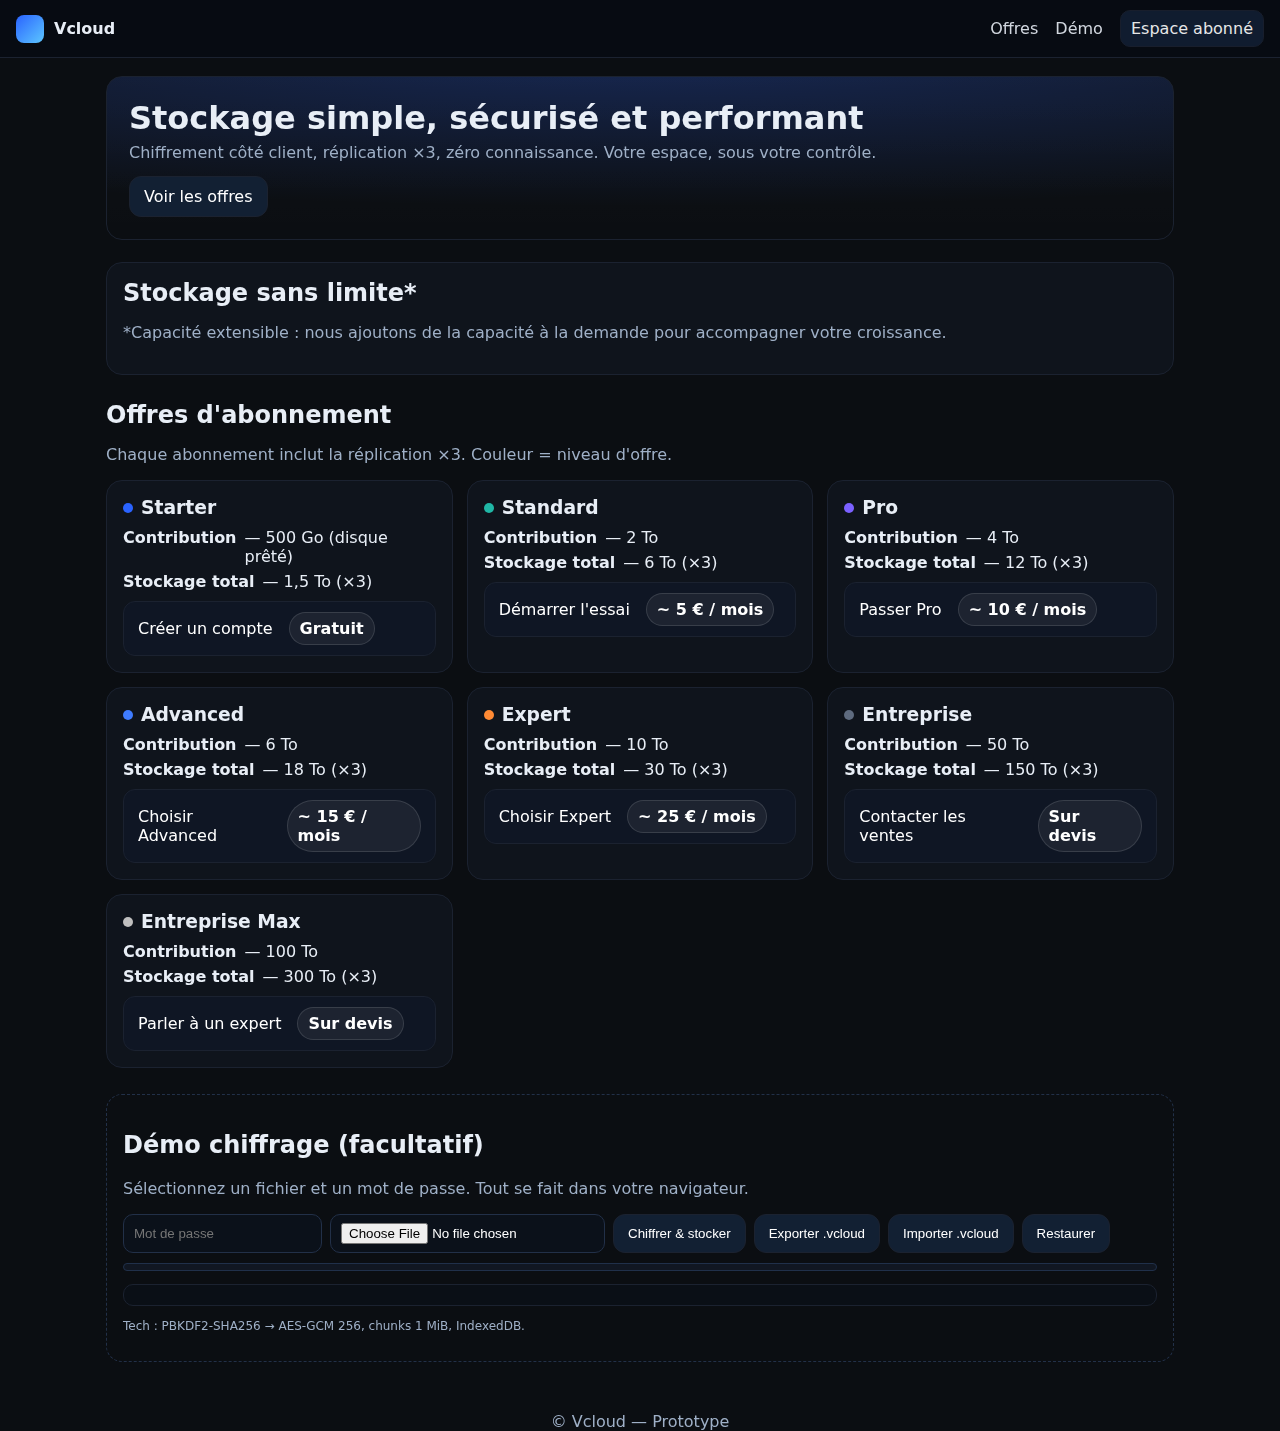
<file: vcloud_ghpages_ready/index.html>
<!doctype html>
<html lang="fr">
<head>
<meta charset="utf-8">
<meta name="viewport" content="width=device-width,initial-scale=1">
<title>Vcloud — Cloud simple & performant</title>
<link rel="stylesheet" href="style.css">
</head>
<body>
<header class="topbar">
  <div class="brand">
    <span class="logo"></span>
    <span class="brand-name">Vcloud</span>
  </div>
  <nav class="nav">
    <a href="#offres">Offres</a>
    <a href="#demo">Démo</a>
    <a class="btn small" href="dashboard.html">Espace abonné</a>
  </nav>
</header>

<main class="wrap">
  <section class="hero">
    <h1>Stockage simple, sécurisé et performant</h1>
    <p>Chiffrement côté client, réplication ×3, zéro connaissance. Votre espace, sous votre contrôle.</p>
    <a href="#offres" class="btn">Voir les offres</a>
  </section>

  <section class="tagline">
    <h2>Stockage sans limite*</h2>
    <p class="muted">*Capacité extensible : nous ajoutons de la capacité à la demande pour accompagner votre croissance.</p>
  </section>

  <section id="offres" class="offers">
    <h2>Offres d'abonnement</h2>
    <p class="muted">Chaque abonnement inclut la réplication ×3. Couleur = niveau d'offre.</p>
    <div class="grid">
      <article class="plan plan-starter"><header><span class="dot"></span><h3>Starter</h3></header><ul class="specs"><li><b>Contribution</b> — 500 Go (disque prêté)</li><li><b>Stockage total</b> — 1,5 To (×3)</li></ul><a class="btn ghost" href="#">Créer un compte <span class="pill">Gratuit</span></a></article>
      <article class="plan plan-standard"><header><span class="dot"></span><h3>Standard</h3></header><ul class="specs"><li><b>Contribution</b> — 2 To</li><li><b>Stockage total</b> — 6 To (×3)</li></ul><a class="btn ghost" href="#">Démarrer l'essai <span class="pill">~ 5 € / mois</span></a></article>
      <article class="plan plan-pro"><header><span class="dot"></span><h3>Pro</h3></header><ul class="specs"><li><b>Contribution</b> — 4 To</li><li><b>Stockage total</b> — 12 To (×3)</li></ul><a class="btn ghost" href="#">Passer Pro <span class="pill">~ 10 € / mois</span></a></article>
      <article class="plan plan-advanced"><header><span class="dot"></span><h3>Advanced</h3></header><ul class="specs"><li><b>Contribution</b> — 6 To</li><li><b>Stockage total</b> — 18 To (×3)</li></ul><a class="btn ghost" href="#">Choisir Advanced <span class="pill">~ 15 € / mois</span></a></article>
      <article class="plan plan-expert"><header><span class="dot"></span><h3>Expert</h3></header><ul class="specs"><li><b>Contribution</b> — 10 To</li><li><b>Stockage total</b> — 30 To (×3)</li></ul><a class="btn ghost" href="#">Choisir Expert <span class="pill">~ 25 € / mois</span></a></article>
      <article class="plan plan-ent"><header><span class="dot"></span><h3>Entreprise</h3></header><ul class="specs"><li><b>Contribution</b> — 50 To</li><li><b>Stockage total</b> — 150 To (×3)</li></ul><a class="btn ghost" href="#">Contacter les ventes <span class="pill">Sur devis</span></a></article>
      <article class="plan plan-entmax"><header><span class="dot"></span><h3>Entreprise Max</h3></header><ul class="specs"><li><b>Contribution</b> — 100 To</li><li><b>Stockage total</b> — 300 To (×3)</li></ul><a class="btn ghost" href="#">Parler à un expert <span class="pill">Sur devis</span></a></article>
    </div>
  </section>

  <section id="demo" class="demo">
    <h2>Démo chiffrage (facultatif)</h2>
    <p class="muted">Sélectionnez un fichier et un mot de passe. Tout se fait dans votre navigateur.</p>
    <div class="controls">
      <input id="pass" type="password" placeholder="Mot de passe">
      <input id="file" type="file">
      <button class="btn" id="encryptBtn">Chiffrer & stocker</button>
      <button class="btn" id="exportBtn">Exporter .vcloud</button>
      <button class="btn" id="importBtn">Importer .vcloud</button>
      <button class="btn" id="restoreBtn">Restaurer</button>
    </div>
    <div class="progress"><div id="bar"></div></div>
    <pre id="log"></pre>
    <p class="tiny muted">Tech : PBKDF2‑SHA256 → AES‑GCM 256, chunks 1 MiB, IndexedDB.</p>
  </section>
</main>

<footer class="foot">© Vcloud — Prototype</footer>

<script src="crypto_demo.js"></script>
<script>
document.querySelectorAll('a[href^="#"]').forEach(a=>a.addEventListener('click',e=>{
  e.preventDefault(); const t=document.querySelector(a.getAttribute('href')); if(t) t.scrollIntoView({behavior:'smooth'});
}));
</script>
</body>
</html>
</file>
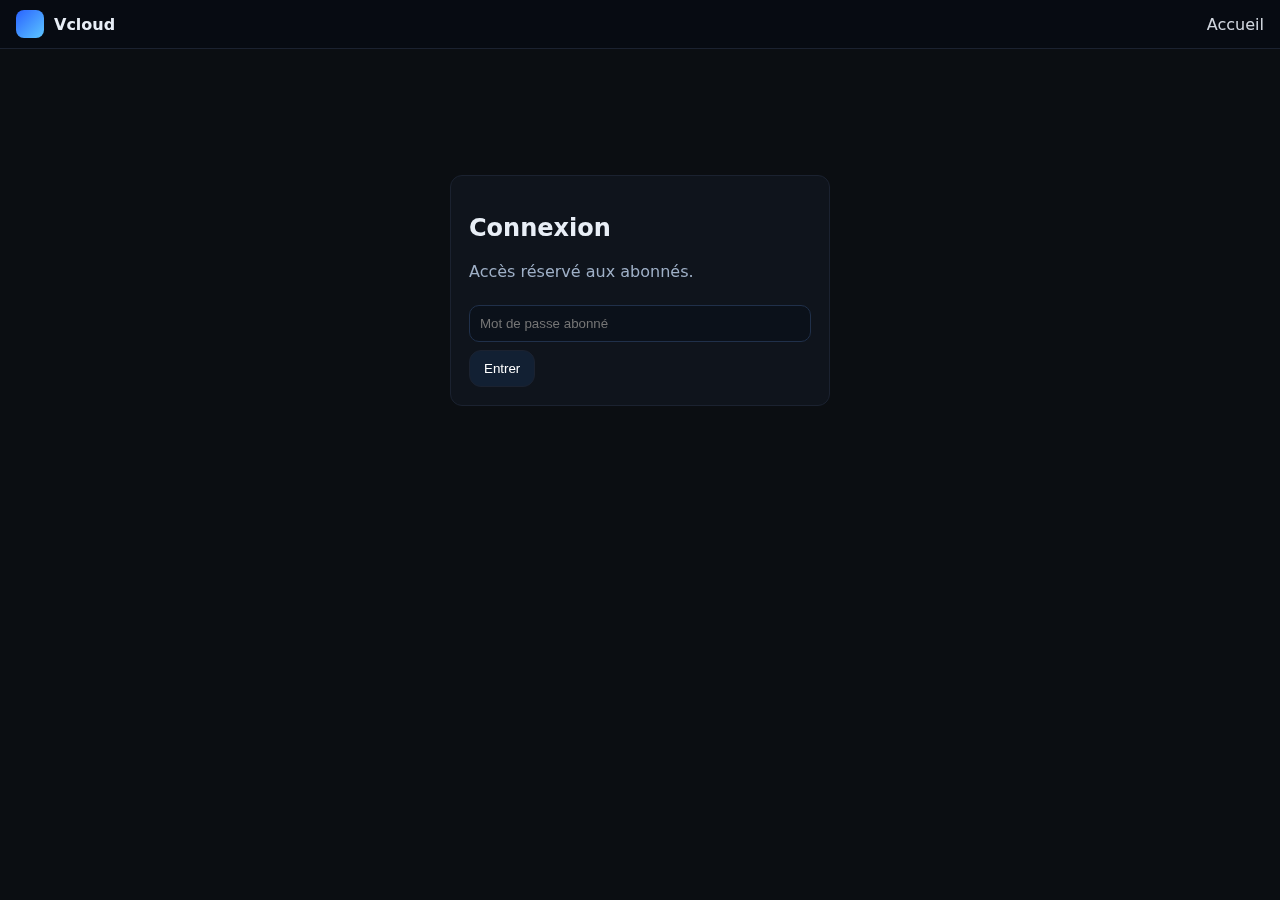
<file: dashboard.html>
<!doctype html>
<html lang="fr">
<head>
<meta charset="utf-8">
<meta name="viewport" content="width=device-width,initial-scale=1">
<title>Vcloud — Espace abonné</title>
<link rel="stylesheet" href="style.css">
<style>
.layout{display:grid;grid-template-columns:220px 1fr;height:100vh}
.sidebar{background:#0f141c;border-right:1px solid #1b2230;padding:14px}
.sidebar h2{font-size:16px;margin:6px 0 14px}
.sidebar .navbtn{display:block;margin:6px 0;color:#c6d4ea;text-decoration:none}
.main{padding:16px;overflow:auto}
.toolbar{display:flex;gap:10px;align-items:center;margin-bottom:12px}
.tilegrid{display:grid;grid-template-columns:repeat(auto-fill,minmax(160px,1fr));gap:12px}
.tile{background:#0f141c;border:1px solid #1b2230;border-radius:12px;padding:10px;text-align:center}
.tile img,.tile video{max-width:100%;border-radius:8px}
.badge{border:1px solid #2b3950;color:#9fb0c7;border-radius:999px;padding:3px 8px;font-size:12px}
.loginbox{max-width:380px;margin:14vh auto;border:1px solid #1b2230;background:#0f141c;padding:18px;border-radius:12px}
.loginbox input{width:100%;padding:10px;border-radius:10px;border:1px solid #20304a;background:#0b111a;color:#fff;margin:8px 0}
</style>
</head>
<body>
<header class="topbar">
  <div class="brand"><span class="logo"></span><span class="brand-name">Vcloud</span></div>
  <nav class="nav"><a href="index.html">Accueil</a></nav>
</header>

<div id="gate" class="loginbox">
  <h2>Connexion</h2>
  <p class="muted">Accès réservé aux abonnés.</p>
  <input type="password" id="pwd" placeholder="Mot de passe abonné">
  <button class="btn" onclick="login()">Entrer</button>
</div>

<div id="app" class="layout" style="display:none">
  <aside class="sidebar">
    <h2>Mon espace</h2>
    <a class="navbtn" href="#" onclick="setView('grid')">Fichiers</a>
    <a class="navbtn" href="#" onclick="setView('about')">Infos</a>
    <div style="margin-top:12px"><span class="badge" id="count">0 fichier</span></div>
  </aside>
  <main class="main">
    <div class="toolbar">
      <input type="file" id="fileInput" multiple>
      <button class="btn" onclick="downloadSelected()">Télécharger</button>
      <button class="btn" onclick="deleteSelected()">Supprimer</button>
    </div>
    <section id="view-grid">
      <div id="grid" class="tilegrid"></div>
    </section>
    <section id="view-about" style="display:none">
      <h3>Astuces</h3>
      <ul>
        <li>L’upload conserve les fichiers en local (IndexedDB du navigateur).</li>
        <li>La prévisualisation d’images/vidéos utilise les lecteurs HTML5.</li>
      </ul>
    </section>
  </main>
</div>

<script src="drive.js"></script>
</body>
</html>
</file>
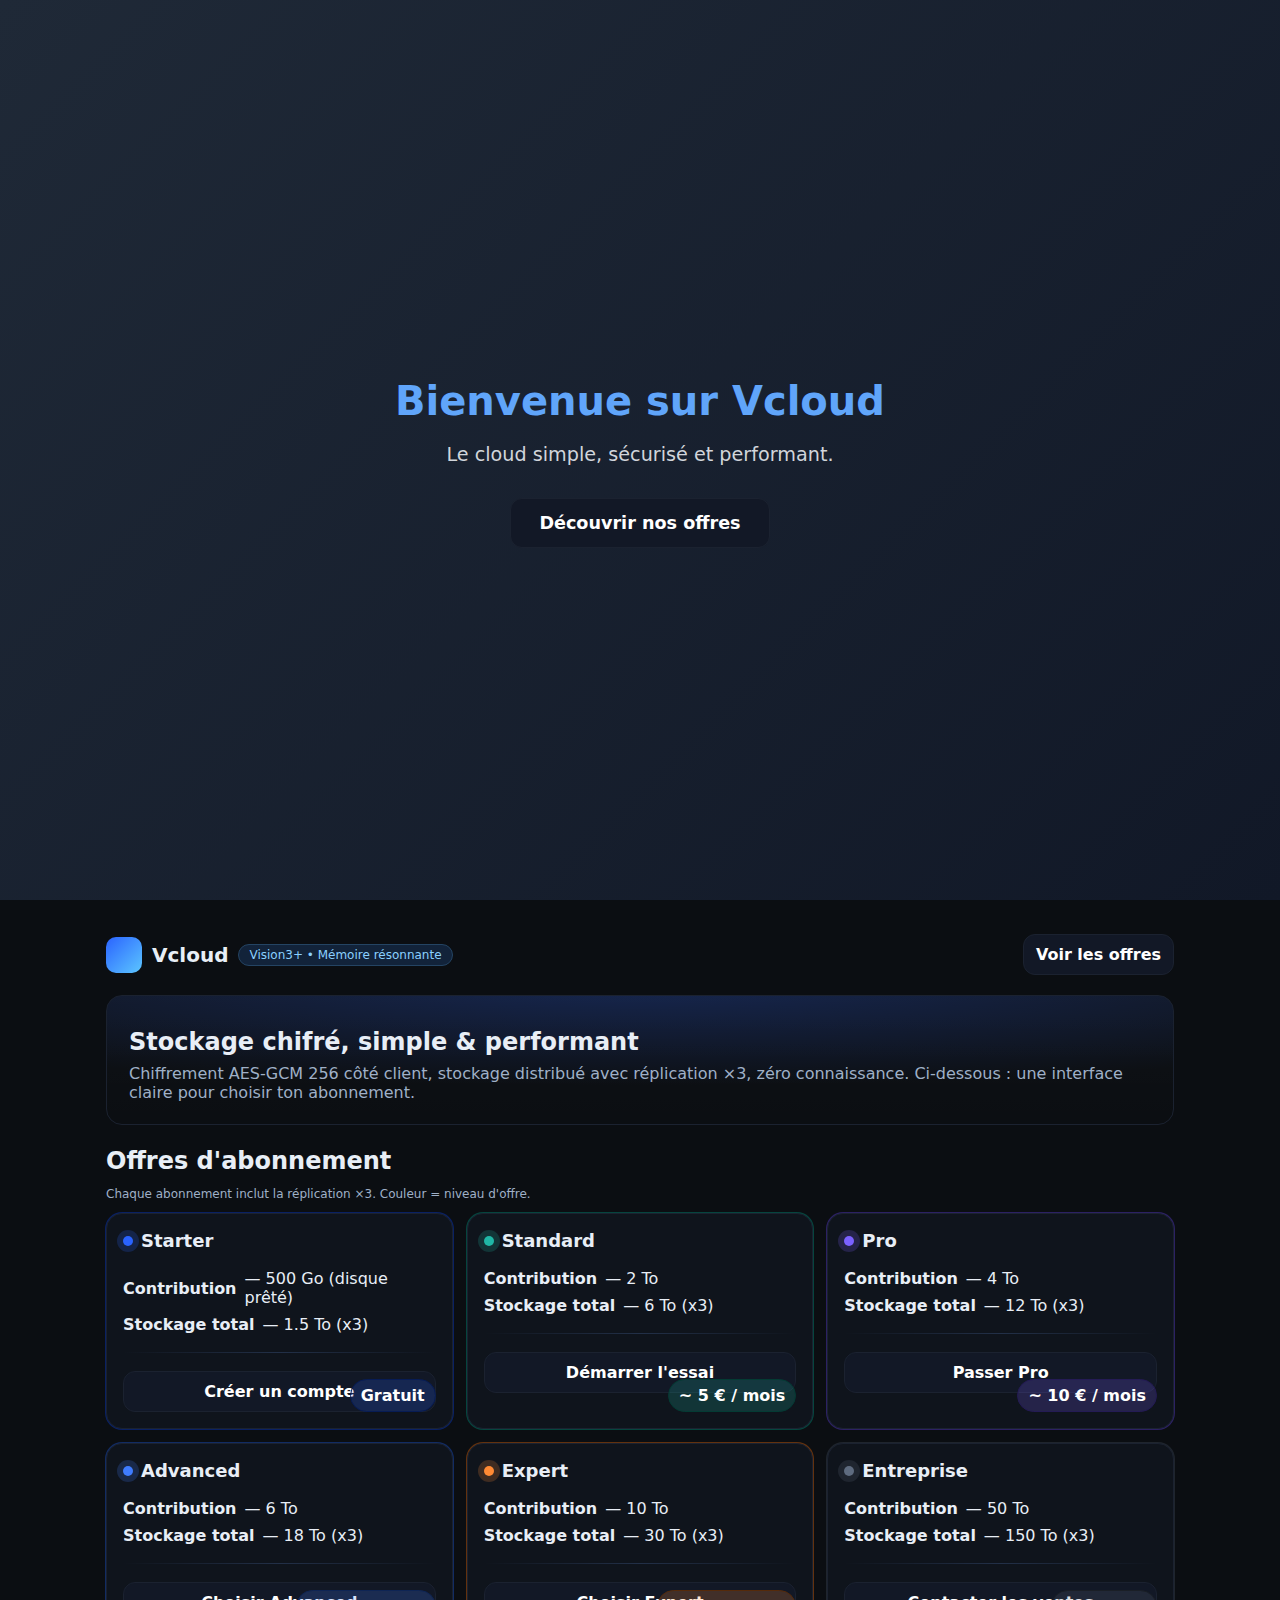
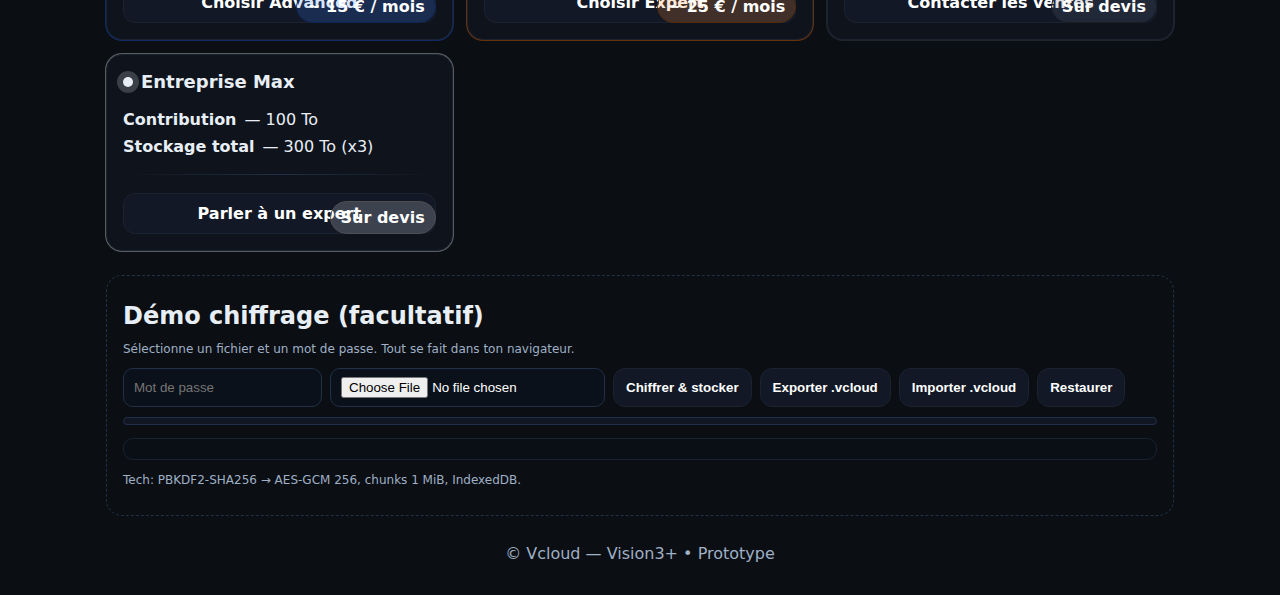
<file: vcloud_ghpages_ready/index_vcloud_home.html>
<!doctype html>
<html lang="fr">
<head>
<meta charset="utf-8">
<meta name="viewport" content="width=device-width,initial-scale=1">
<title>Vcloud — Offres & Démo</title>
<meta name="description" content="Vcloud — stockage chiffré côté client. Offres d'abonnement et démonstration.">
<style>
:root{
  --bg:#0b0e12;--fg:#e8eef6;--muted:#9fb0c7;--card:#0f141c;--line:#1b2230;--ring:#2940ff;
  --starter:#2a63ff;--standard:#20b7a6;--pro:#7b61ff;--advanced:#3f7cff;--expert:#ff8a34;--ent:#5e6b7f;--entmax:#0a0a0a;
}
*{box-sizing:border-box}
html,body{height:100%}
body{margin:0;font-family:system-ui,Segoe UI,Roboto,Arial;background:var(--bg);color:var(--fg);}
a{color:inherit}
.wrap{max-width:1100px;margin:0 auto;padding:24px 16px}
.header{display:flex;align-items:center;justify-content:space-between;padding:10px 0}
.brand{display:flex;gap:10px;align-items:center}
.brand .logo{width:36px;height:36px;border-radius:10px;background:linear-gradient(135deg,#2a63ff,#5cc6ff)}
.brand h1{font-size:20px;margin:0}
.badge{border:1px solid #244463;background:#12233a;color:#8ad0ff;padding:3px 10px;border-radius:999px;font-size:12px}
.hero{background:radial-gradient(90% 80% at 50% -10%,rgba(42,99,255,.25),transparent),linear-gradient(180deg,rgba(255,255,255,.02),transparent);border:1px solid var(--line);border-radius:16px;padding:22px;margin:10px 0 22px}
h2{margin:10px 0 6px}
p.lead{color:var(--muted);margin:8px 0 0}
.grid{display:grid;grid-template-columns:repeat(1,minmax(0,1fr));gap:14px}
@media(min-width:720px){.grid{grid-template-columns:repeat(3,minmax(0,1fr));}}
.card{border:1px solid var(--line);border-radius:16px;background:var(--card);padding:16px;display:flex;flex-direction:column;gap:10px;position:relative;overflow:hidden}
.card .top{display:flex;align-items:center;justify-content:space-between}
.price{font-weight:800;font-size:26px}
.small{color:var(--muted);font-size:12px}
.kv{display:flex;flex-direction:column;gap:8px;margin-top:8px}
.kv div{display:flex;align-items:center;gap:8px}
.kv b{font-weight:700}
.btn{display:inline-flex;align-items:center;justify-content:center;gap:8px;border-radius:12px;border:1px solid var(--line);background:#121826;color:#fff;padding:10px 12px;font-weight:700;text-decoration:none;cursor:pointer}
.btn:hover{transform:translateY(-1px)}
.ribbon{position:absolute;inset:auto 16px 16px auto;border-radius:999px;padding:6px 10px;font-weight:700;border:1px solid rgba(255,255,255,.12)}
.note{color:var(--muted);font-size:12px;margin-top:6px}
/* Plan accents */
.plan-starter{--accent:var(--starter)}
.plan-standard{--accent:var(--standard)}
.plan-pro{--accent:var(--pro)}
.plan-advanced{--accent:var(--advanced)}
.plan-expert{--accent:var(--expert)}
.plan-ent{--accent:var(--ent)}
.plan-entmax{--accent:var(--fg)}
.card.accent{box-shadow:0 0 0 1px color-mix(in oklab,var(--accent) 50%,#000);}
.card.accent .ribbon{background:color-mix(in oklab,var(--accent) 20%,transparent);color:#fff;border-color:color-mix(in oklab,var(--accent) 45%,#000)}
.card .title{font-size:18px;font-weight:800;display:flex;align-items:center;gap:8px}
.dot{width:10px;height:10px;border-radius:50%;background:var(--accent);box-shadow:0 0 0 6px color-mix(in oklab,var(--accent) 20%, transparent)}
.hr{height:1px;background:linear-gradient(90deg,transparent,#223048,transparent);margin:8px 0}
/* Demo section */
.demo{border:1px dashed #223048;border-radius:16px;padding:16px}
.controls{display:flex;flex-wrap:wrap;gap:8px;margin:10px 0}
input[type="password"],input[type="file"]{background:#0b111a;border:1px solid #223048;color:#fff;border-radius:10px;padding:8px 10px}
.progress{height:8px;background:#111722;border:1px solid #20304a;border-radius:10px;overflow:hidden;margin-top:8px}
.progress>div{height:100%;background:var(--ring);width:0%}
pre{background:#0a0f16;border:1px solid #1b2230;border-radius:10px;padding:10px;white-space:pre-wrap;overflow:auto}
.footer{color:var(--muted);text-align:center;margin:28px 0 8px}
</style>
</head>
<body>
<section id="home" class="home">
  <div class="home-content">
    <h1>Bienvenue sur Vcloud</h1>
    <p>Le cloud simple, sécurisé et performant.</p>
    <a href="#offres" class="btn">Découvrir nos offres</a>
  </div>
</section>

<style>
.home {
  display: flex;
  align-items: center;
  justify-content: center;
  flex-direction: column;
  height: 100vh;
  background: linear-gradient(135deg,#1f2937,#111827);
  text-align: center;
}
.home h1 {
  font-size: 2.5rem;
  margin-bottom: 1rem;
  color: #60a5fa;
}
.home p {
  font-size: 1.2rem;
  margin-bottom: 2rem;
  color: #d1d5db;
}
.home .btn {
  padding: 14px 28px;
  font-size: 1.1rem;
}
</style>

<div class="wrap">
  <header class="header">
    <div class="brand"><div class="logo"></div><h1>Vcloud</h1><span class="badge">Vision3+ • Mémoire résonnante</span></div>
    <a class="btn" href="#offres">Voir les offres</a>
  </header>

  <section class="hero">
    <h2>Stockage chifré, simple & performant</h2>
    <p class="lead">Chiffrement AES‑GCM 256 côté client, stockage distribué avec réplication ×3, zéro connaissance. Ci‑dessous : une interface claire pour choisir ton abonnement.</p>
  </section>

  <section id="offres">
    <h2>Offres d'abonnement</h2>
    <p class="small">Chaque abonnement inclut la réplication ×3. Couleur = niveau d'offre.</p>
    <div class="grid">
      <article class="card accent plan-starter"><div class="top"><div class="title"><span class="dot"></span> Starter</div><span class="ribbon">Gratuit</span></div><div class="kv"><div><b>Contribution</b> — 500 Go (disque prêté)</div><div><b>Stockage total</b> — 1.5 To (x3)</div></div><div class="hr"></div><a class="btn" href="#">Créer un compte</a></article>
      <article class="card accent plan-standard"><div class="top"><div class="title"><span class="dot"></span> Standard</div><span class="ribbon">~ 5 € / mois</span></div><div class="kv"><div><b>Contribution</b> — 2 To</div><div><b>Stockage total</b> — 6 To (x3)</div></div><div class="hr"></div><a class="btn" href="#">Démarrer l'essai</a></article>
      <article class="card accent plan-pro"><div class="top"><div class="title"><span class="dot"></span> Pro</div><span class="ribbon">~ 10 € / mois</span></div><div class="kv"><div><b>Contribution</b> — 4 To</div><div><b>Stockage total</b> — 12 To (x3)</div></div><div class="hr"></div><a class="btn" href="#">Passer Pro</a></article>
      <article class="card accent plan-advanced"><div class="top"><div class="title"><span class="dot"></span> Advanced</div><span class="ribbon">~ 15 € / mois</span></div><div class="kv"><div><b>Contribution</b> — 6 To</div><div><b>Stockage total</b> — 18 To (x3)</div></div><div class="hr"></div><a class="btn" href="#">Choisir Advanced</a></article>
      <article class="card accent plan-expert"><div class="top"><div class="title"><span class="dot"></span> Expert</div><span class="ribbon">~ 25 € / mois</span></div><div class="kv"><div><b>Contribution</b> — 10 To</div><div><b>Stockage total</b> — 30 To (x3)</div></div><div class="hr"></div><a class="btn" href="#">Choisir Expert</a></article>
      <article class="card accent plan-ent"><div class="top"><div class="title"><span class="dot"></span> Entreprise</div><span class="ribbon">Sur devis</span></div><div class="kv"><div><b>Contribution</b> — 50 To</div><div><b>Stockage total</b> — 150 To (x3)</div></div><div class="hr"></div><a class="btn" href="#">Contacter les ventes</a></article>
      <article class="card accent plan-entmax"><div class="top"><div class="title"><span class="dot"></span> Entreprise Max</div><span class="ribbon">Sur devis</span></div><div class="kv"><div><b>Contribution</b> — 100 To</div><div><b>Stockage total</b> — 300 To (x3)</div></div><div class="hr"></div><a class="btn" href="#">Parler à un expert</a></article>
    </div>
  </section>

  <section class="demo" id="demo" style="margin-top:24px">
    <h2>Démo chiffrage (facultatif)</h2>
    <p class="small">Sélectionne un fichier et un mot de passe. Tout se fait dans ton navigateur.</p>
    <div class="controls">
      <input id="pass" type="password" placeholder="Mot de passe">
      <input id="file" type="file">
      <button class="btn" id="encryptBtn">Chiffrer & stocker</button>
      <button class="btn" id="exportBtn">Exporter .vcloud</button>
      <button class="btn" id="importBtn">Importer .vcloud</button>
      <button class="btn" id="restoreBtn">Restaurer</button>
    </div>
    <div class="progress"><div id="bar"></div></div>
    <pre id="log"></pre>
    <p class="note">Tech: PBKDF2‑SHA256 → AES‑GCM 256, chunks 1 MiB, IndexedDB.</p>
  </section>

  <p class="footer">© Vcloud — Vision3+ • Prototype</p>
</div>

<script>
const log=(...a)=>{const el=document.getElementById('log');el.textContent+=a.join(' ')+'\n';el.scrollTop=el.scrollHeight;}
const bar=(p)=>{document.getElementById('bar').style.width=(p*100).toFixed(1)+'%';}
const dbp=new Promise((res,rej)=>{const r=indexedDB.open('vcloud_simple',1);r.onupgradeneeded=()=>{r.result.createObjectStore('chunks');r.result.createObjectStore('packages');};r.onsuccess=()=>res(r.result);r.onerror=()=>rej(r.error);});
const put=async(s,k,v)=>new Promise(async(res,rej)=>{const tx=(await dbp).transaction(s,'readwrite');tx.objectStore(s).put(v,k);tx.oncomplete=()=>res();tx.onerror=()=>rej(tx.error);});
const get=async(s,k)=>new Promise(async(res,rej)=>{const tx=(await dbp).transaction(s,'readonly');const rq=tx.objectStore(s).get(k);rq.onsuccess=()=>res(rq.result);rq.onerror=()=>rej(rq.error);});
const rand=(n)=>crypto.getRandomValues(new Uint8Array(n));
async function deriveKey(password,salt){const enc=new TextEncoder();const base=await crypto.subtle.importKey('raw',enc.encode(password),'PBKDF2',false,['deriveKey']);return await crypto.subtle.deriveKey({name:'PBKDF2',hash:'SHA-256',salt,iterations:200000},base,{name:'AES-GCM',length:256},false,['encrypt','decrypt']);}
function b64(buf){return btoa(String.fromCharCode(...new Uint8Array(buf)));}
function unb64(s){const bin=atob(s);const u=new Uint8Array(bin.length);for(let i=0;i<bin.length;i++)u[i]=bin.charCodeAt(i);return u.buffer;}
async function encryptAndStore(file,password){
  const salt=rand(16); const key=await deriveKey(password,salt);
  const reader=file.stream().getReader(); let total=0; let i=0; const meta=[];
  while(true){const {done,value}=await reader.read(); if(done)break;
    let off=0; const size=1<<20;
    while(off<value.byteLength){const slice=value.slice(off,Math.min(value.byteLength,off+size));
      const iv=rand(12); const ct=await crypto.subtle.encrypt({name:'AES-GCM',iv},key,slice);
      const id=`c_${file.name}_${i}_${Date.now()}`; await put('chunks',id,{iv:b64(iv),data:b64(ct)}); meta.push({id,len:slice.byteLength}); i++; total+=slice.byteLength; bar(total/file.size);
    }}}
  const pkg={version:1,fileName:file.name,fileSize:file.size,createdAt:new Date().toISOString(),salt:b64(salt),chunks:meta};
  const pid=`p_${file.name}_${Date.now()}`; await put('packages',pid,pkg); log('✅ Stocké. Paquet:',pid,'Blocs:',meta.length); return pid;
}
async function exportPkg(){
  const tx=(await dbp).transaction('packages','readonly'); const rq=tx.objectStore('packages').getAll(); await new Promise(r=>rq.onsuccess=r);
  const pkg=rq.result.at(-1); if(!pkg){alert('Rien à exporter');return;}
  const arr=[]; for(const m of pkg.chunks){const c=await get('chunks',m.id); arr.push({id:m.id,iv:c.iv,data:c.data});}
  const blob=new Blob([JSON.stringify(Object.assign({},pkg,{chunks:arr}),null,2)],{type:'application/json'});
  const url=URL.createObjectURL(blob); const a=document.createElement('a'); a.href=url; a.download=(pkg.fileName||'fichier')+'.vcloud'; a.click(); URL.revokeObjectURL(url); log('📦 Exporté .vcloud');
}
async function importPkg(){
  const inp=document.createElement('input'); inp.type='file'; inp.accept='.vcloud,application/json'; inp.onchange=async()=>{
    const t=await inp.files[0].text(); const pkg=JSON.parse(t); const chunks=pkg.chunks; delete pkg.chunks;
    const pid='import_'+(pkg.fileName||'fichier')+'_'+Date.now(); await put('packages',pid,pkg);
    for(const c of chunks){await put('chunks',c.id,{iv:c.iv,data:c.data});}
    log('⬇️ Importé',pid,'blocs:',chunks.length);
  }; inp.click();
}
async function restore(password){
  const tx=(await dbp).transaction('packages','readonly'); const rq=tx.objectStore('packages').getAll(); await new Promise(r=>rq.onsuccess=r);
  const pkg=rq.result.at(-1); if(!pkg){alert('Aucun paquet');return;}
  const salt=unb64(pkg.salt); const key=await deriveKey(password,new Uint8Array(salt)); let total=0;
  const parts=[]; for(const m of pkg.chunks){const c=await get('chunks',m.id); const iv=new Uint8Array(unb64(c.iv)); const ct=unb64(c.data);
    const pt=await crypto.subtle.decrypt({name:'AES-GCM',iv},key,ct).catch(()=>null); if(!pt){alert('Mot de passe incorrect');return;}
    parts.push(new Uint8Array(pt)); total+=pt.byteLength; bar(total/pkg.fileSize);
  }
  const out=new Uint8Array(pkg.fileSize); let off=0; for(const p of parts){out.set(p,off); off+=p.byteLength;}
  const url=URL.createObjectURL(new Blob([out],{type:'application/octet-stream'})); const a=document.createElement('a'); a.href=url; a.download=pkg.fileName||'restored.bin'; a.click(); URL.revokeObjectURL(url); log('🧩 Restauré.');
}
document.getElementById('encryptBtn').onclick=async()=>{const f=document.getElementById('file').files[0]; const pw=document.getElementById('pass').value; if(!f||!pw){alert('Fichier + mot de passe');return;} log('🔐 Chiffrement...'); bar(0); await encryptAndStore(f,pw); bar(1);}
document.getElementById('exportBtn').onclick=exportPkg;
document.getElementById('importBtn').onclick=importPkg;
document.getElementById('restoreBtn').onclick=async()=>{const pw=document.getElementById('pass').value; if(!pw){alert('Mot de passe');return;} await restore(pw);}
</script>
</body>
</html>
</file>
<file: vcloud_ghpages_ready/style.css>
:root{
  --bg:#0b0e12;--fg:#e8eef6;--muted:#9fb0c7;--card:#0f141c;--line:#1b2230;--primary:#2a63ff;
  --starter:#2a63ff;--standard:#20b7a6;--pro:#7b61ff;--advanced:#3f7cff;--expert:#ff8a34;--ent:#5e6b7f;--entmax:#bfbfbf;
}
*{box-sizing:border-box}
html,body{height:100%}
body{margin:0;background:var(--bg);color:var(--fg);font-family:system-ui,Segoe UI,Roboto,Arial}
a{color:inherit}
.wrap{max-width:1100px;margin:0 auto;padding:0 16px}
.topbar{position:sticky;top:0;z-index:10;backdrop-filter:saturate(180%) blur(8px);background:rgba(6,10,16,.6);border-bottom:1px solid var(--line);
display:flex;align-items:center;justify-content:space-between;padding:10px 16px}
.brand{display:flex;gap:10px;align-items:center}
.logo{width:28px;height:28px;border-radius:8px;background:linear-gradient(135deg,#2a63ff,#5cc6ff)}
.brand-name{font-weight:800}
.nav a{opacity:.9;margin-left:12px;text-decoration:none}
.btn{display:inline-flex;align-items:center;gap:8px;padding:10px 14px;border-radius:12px;border:1px solid var(--line);background:#122033;color:#fff;text-decoration:none;cursor:pointer}
.btn.small{padding:8px 10px;border-radius:10px}
.btn.ghost{background:#0f1624}
.hero{margin:18px auto 22px;border:1px solid var(--line);border-radius:16px;padding:22px;background:radial-gradient(120% 90% at 50% -10%,rgba(42,99,255,.25),transparent),linear-gradient(180deg,rgba(255,255,255,.02),transparent)}
.hero h1{margin:0 0 6px}
.hero p{color:var(--muted);margin:0 0 14px}
.tagline{margin:8px 0 26px;border:1px solid var(--line);border-radius:16px;padding:16px;background:#0f141c}
.tagline h2{margin:0 0 6px}
.offers{margin:10px 0 26px}
.offers h2{margin:0 0 6px}
.muted{color:var(--muted)}
.grid{display:grid;gap:14px;grid-template-columns:repeat(1,minmax(0,1fr))}
@media(min-width:760px){.grid{grid-template-columns:repeat(3,minmax(0,1fr));}}
.plan{background:var(--card);border:1px solid var(--line);border-radius:16px;padding:16px;display:flex;flex-direction:column;gap:10px;position:relative;overflow:hidden}
.plan header{display:flex;align-items:center;gap:8px}
.plan h3{margin:0}
.dot{width:10px;height:10px;border-radius:50%}
.plan-starter .dot{background:var(--starter)}
.plan-standard .dot{background:var(--standard)}
.plan-pro .dot{background:var(--pro)}
.plan-advanced .dot{background:var(--advanced)}
.plan-expert .dot{background:var(--expert)}
.plan-ent .dot{background:var(--ent)}
.plan-entmax .dot{background:var(--entmax)}
.specs{list-style:none;padding:0;margin:0;display:flex;flex-direction:column;gap:6px}
.specs li{display:flex;gap:8px}
.pill{margin-left:8px;border:1px solid rgba(255,255,255,.12);background:rgba(255,255,255,.06);padding:6px 10px;border-radius:999px;font-weight:700}
.demo{border:1px dashed #223048;border-radius:16px;padding:16px;margin:4px 0 50px}
.controls{display:flex;flex-wrap:wrap;gap:8px;margin:10px 0}
input[type="password"],input[type="file"]{background:#0b111a;border:1px solid #223048;color:#fff;border-radius:10px;padding:8px 10px}
.progress{height:8px;background:#111722;border:1px solid #20304a;border-radius:10px;overflow:hidden;margin-top:8px}
.progress>div{height:100%;background:var(--primary);width:0%}
pre{background:#0a0f16;border:1px solid #1b2230;border-radius:10px;padding:10px;white-space:pre-wrap;overflow:auto}
.tiny{font-size:12px}
.foot{color:var(--muted);text-align:center;margin:24px 0 40px}
</file>
<file: style.css>
:root{
  --bg:#0b0e12;--fg:#e8eef6;--muted:#9fb0c7;--card:#0f141c;--line:#1b2230;--primary:#2a63ff;
  --starter:#2a63ff;--standard:#20b7a6;--pro:#7b61ff;--advanced:#3f7cff;--expert:#ff8a34;--ent:#5e6b7f;--entmax:#bfbfbf;
}
*{box-sizing:border-box}
html,body{height:100%}
body{margin:0;background:var(--bg);color:var(--fg);font-family:system-ui,Segoe UI,Roboto,Arial}
a{color:inherit}
.wrap{max-width:1100px;margin:0 auto;padding:0 16px}
.topbar{position:sticky;top:0;z-index:10;backdrop-filter:saturate(180%) blur(8px);background:rgba(6,10,16,.6);border-bottom:1px solid var(--line);
display:flex;align-items:center;justify-content:space-between;padding:10px 16px}
.brand{display:flex;gap:10px;align-items:center}
.logo{width:28px;height:28px;border-radius:8px;background:linear-gradient(135deg,#2a63ff,#5cc6ff)}
.brand-name{font-weight:800}
.nav a{opacity:.9;margin-left:12px;text-decoration:none}
.btn{display:inline-flex;align-items:center;gap:8px;padding:10px 14px;border-radius:12px;border:1px solid var(--line);background:#122033;color:#fff;text-decoration:none;cursor:pointer}
.btn.small{padding:8px 10px;border-radius:10px}
.btn.ghost{background:#0f1624}
.hero{margin:18px auto 22px;border:1px solid var(--line);border-radius:16px;padding:22px;background:radial-gradient(120% 90% at 50% -10%,rgba(42,99,255,.25),transparent),linear-gradient(180deg,rgba(255,255,255,.02),transparent)}
.hero h1{margin:0 0 6px}
.hero p{color:var(--muted);margin:0 0 14px}
.tagline{margin:8px 0 26px;border:1px solid var(--line);border-radius:16px;padding:16px;background:#0f141c}
.tagline h2{margin:0 0 6px}
.offers{margin:10px 0 26px}
.offers h2{margin:0 0 6px}
.muted{color:var(--muted)}
.grid{display:grid;gap:14px;grid-template-columns:repeat(1,minmax(0,1fr))}
@media(min-width:760px){.grid{grid-template-columns:repeat(3,minmax(0,1fr));}}
.plan{background:var(--card);border:1px solid var(--line);border-radius:16px;padding:16px;display:flex;flex-direction:column;gap:10px;position:relative;overflow:hidden}
.plan header{display:flex;align-items:center;gap:8px}
.plan h3{margin:0}
.dot{width:10px;height:10px;border-radius:50%}
.plan-starter .dot{background:var(--starter)}
.plan-standard .dot{background:var(--standard)}
.plan-pro .dot{background:var(--pro)}
.plan-advanced .dot{background:var(--advanced)}
.plan-expert .dot{background:var(--expert)}
.plan-ent .dot{background:var(--ent)}
.plan-entmax .dot{background:var(--entmax)}
.specs{list-style:none;padding:0;margin:0;display:flex;flex-direction:column;gap:6px}
.specs li{display:flex;gap:8px}
.pill{margin-left:8px;border:1px solid rgba(255,255,255,.12);background:rgba(255,255,255,.06);padding:6px 10px;border-radius:999px;font-weight:700}
.demo{border:1px dashed #223048;border-radius:16px;padding:16px;margin:4px 0 50px}
.controls{display:flex;flex-wrap:wrap;gap:8px;margin:10px 0}
input[type="password"],input[type="file"]{background:#0b111a;border:1px solid #223048;color:#fff;border-radius:10px;padding:8px 10px}
.progress{height:8px;background:#111722;border:1px solid #20304a;border-radius:10px;overflow:hidden;margin-top:8px}
.progress>div{height:100%;background:var(--primary);width:0%}
pre{background:#0a0f16;border:1px solid #1b2230;border-radius:10px;padding:10px;white-space:pre-wrap;overflow:auto}
.tiny{font-size:12px}
.foot{color:var(--muted);text-align:center;margin:24px 0 40px}
</file>
